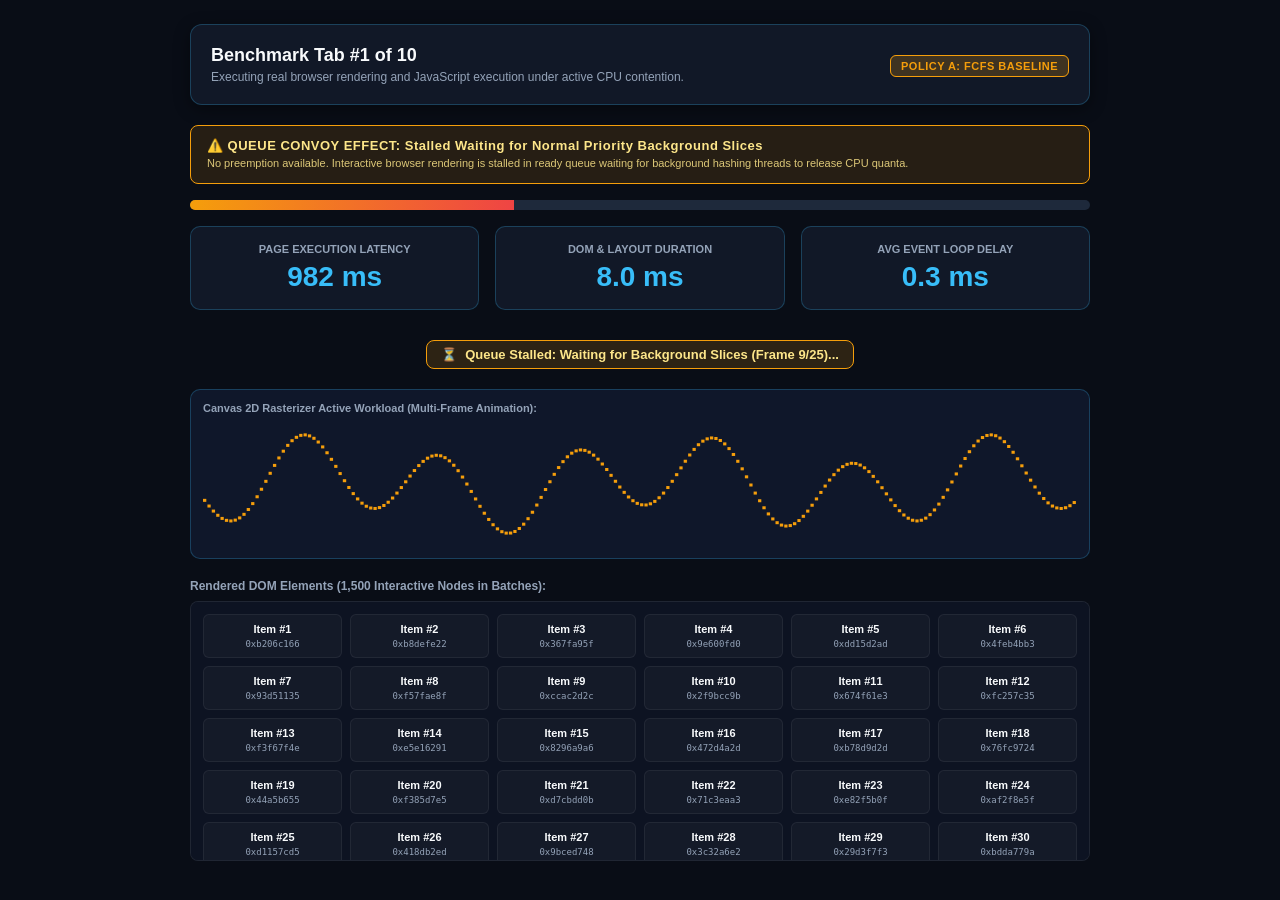
<file: frontend/benchmark_tab.html>
<!DOCTYPE html>
<html lang="en">
<head>
  <meta charset="UTF-8">
  <title>Real Browser Benchmark Tab | OS Contention Test</title>
  <style>
    :root {
      --bg: #090d16;
      --card-bg: #111827;
      --border: rgba(56, 189, 248, 0.25);
      --text: #f8fafc;
      --text-dim: #94a3b8;
      --accent: #38bdf8;
      --success: #34d399;
      --warning: #f59e0b;
    }
    * { box-sizing: border-box; margin: 0; padding: 0; }
    body {
      background: var(--bg);
      color: var(--text);
      font-family: -apple-system, BlinkMacSystemFont, "Segoe UI", Roboto, sans-serif;
      padding: 24px;
      overflow-x: hidden;
    }
    .container {
      max-width: 900px;
      margin: 0 auto;
    }
    .header {
      background: var(--card-bg);
      border: 1px solid var(--border);
      border-radius: 12px;
      padding: 20px;
      margin-bottom: 20px;
      display: flex;
      justify-content: space-between;
      align-items: center;
      box-shadow: 0 4px 16px rgba(0, 0, 0, 0.4);
    }
    .tag {
      font-size: 11px;
      font-weight: 800;
      padding: 4px 10px;
      border-radius: 6px;
      text-transform: uppercase;
      letter-spacing: 0.5px;
    }
    .tag-fcfs { background: rgba(245, 158, 11, 0.2); color: var(--warning); border: 1px solid var(--warning); }
    .tag-adapt { background: rgba(56, 189, 248, 0.2); color: var(--accent); border: 1px solid var(--accent); }
    .metrics-grid {
      display: grid;
      grid-template-columns: repeat(3, 1fr);
      gap: 16px;
      margin-bottom: 20px;
    }
    .metric-card {
      background: var(--card-bg);
      border: 1px solid var(--border);
      border-radius: 10px;
      padding: 16px;
      text-align: center;
    }
    .metric-label { font-size: 11px; color: var(--text-dim); text-transform: uppercase; font-weight: 700; }
    .metric-val { font-size: 28px; font-weight: 800; color: var(--accent); margin-top: 6px; }
    .status-banner {
      border-radius: 8px;
      padding: 12px 16px;
      margin-bottom: 16px;
      text-align: left;
    }
    .banner-fcfs {
      background: rgba(245, 158, 11, 0.12);
      border: 1px solid #f59e0b;
      color: #fde68a;
    }
    .banner-adapt {
      background: rgba(56, 189, 248, 0.12);
      border: 1px solid #38bdf8;
      color: #bae6fd;
    }
    .banner-title {
      font-size: 13px;
      font-weight: 800;
      letter-spacing: 0.5px;
      margin-bottom: 3px;
    }
    .banner-sub {
      font-size: 11px;
      opacity: 0.85;
      line-height: 1.4;
    }
    .status-badge {
      display: inline-flex;
      align-items: center;
      gap: 8px;
      font-size: 13px;
      font-weight: 700;
      color: var(--success);
      background: rgba(52, 211, 153, 0.15);
      border: 1px solid var(--success);
      padding: 6px 14px;
      border-radius: 8px;
      margin-top: 10px;
    }
    .canvas-wrap {
      background: #0f172a;
      border: 1px solid var(--border);
      border-radius: 10px;
      padding: 12px;
      margin-bottom: 20px;
      text-align: center;
    }
    canvas { width: 100%; height: 120px; border-radius: 6px; }
    .dom-workload-grid {
      display: grid;
      grid-template-columns: repeat(auto-fill, minmax(130px, 1fr));
      gap: 8px;
      max-height: 260px;
      overflow-y: auto;
      padding: 12px;
      background: #0d1322;
      border: 1px solid rgba(255, 255, 255, 0.08);
      border-radius: 8px;
    }
    .work-item {
      background: rgba(255, 255, 255, 0.03);
      border: 1px solid rgba(255, 255, 255, 0.06);
      border-radius: 6px;
      padding: 8px;
      font-size: 11px;
      text-align: center;
    }
    .item-hash { font-family: monospace; font-size: 9px; color: var(--text-dim); margin-top: 4px; overflow: hidden; text-overflow: ellipsis; }
  </style>
</head>
<body>
  <div class="container">
    <div class="header">
      <div>
        <h1 style="font-size: 18px; font-weight: 800;" id="tab-title">Benchmark Tab Loading...</h1>
        <p style="font-size: 12px; color: var(--text-dim); margin-top: 4px;">
          Executing real browser rendering and JavaScript execution under active CPU contention.
        </p>
      </div>
      <div>
        <span class="tag" id="policy-tag">Evaluating</span>
      </div>
    </div>

    <!-- Prominent OS Scheduling Banner -->
    <div class="status-banner" id="os-policy-banner">
      <div class="banner-title" id="os-policy-title">Analyzing Scheduling Policy...</div>
      <div class="banner-sub" id="os-policy-sub">Initializing browser execution environment.</div>
    </div>

    <!-- Progress Bar -->
    <div style="width: 100%; height: 10px; background: #1e293b; border-radius: 5px; overflow: hidden; margin-bottom: 16px;">
      <div id="bench-progress" style="height: 100%; width: 0%; transition: width 0.08s linear;"></div>
    </div>

    <!-- Live Performance Metrics -->
    <div class="metrics-grid">
      <div class="metric-card">
        <div class="metric-label">Page Execution Latency</div>
        <div class="metric-val" id="metric-load">0 ms</div>
      </div>
      <div class="metric-card">
        <div class="metric-label">DOM &amp; Layout Duration</div>
        <div class="metric-val" id="metric-dom">0 ms</div>
      </div>
      <div class="metric-card">
        <div class="metric-label">Avg Event Loop Delay</div>
        <div class="metric-val" id="metric-event">0 ms</div>
      </div>
    </div>

    <!-- Telemetry Status Banner -->
    <div style="text-align: center; margin-bottom: 20px;">
      <div class="status-badge" id="reporting-badge">
        <span>⚡</span> Executing live browser rendering &amp; JavaScript under CPU contention...
      </div>
    </div>

    <!-- Real Canvas Rendering Workload -->
    <div class="canvas-wrap">
      <div style="font-size: 11px; color: var(--text-dim); margin-bottom: 8px; text-align: left; font-weight: 700;">
        Canvas 2D Rasterizer Active Workload (Multi-Frame Animation):
      </div>
      <canvas id="bench-canvas"></canvas>
    </div>

    <!-- Generated DOM Tree -->
    <div style="font-size: 12px; font-weight: 700; margin-bottom: 8px; color: var(--text-dim);">
      Rendered DOM Elements (1,500 Interactive Nodes in Batches):
    </div>
    <div class="dom-workload-grid" id="dom-grid"></div>
  </div>

  <script>
    const TOTAL_FRAMES = 25;
    let currentFrame = 0;
    let eventLatencies = [];
    const t_start = performance.now();
    const params = new URLSearchParams(window.location.search);
    const tabId = parseInt(params.get('tab') || '1', 10);
    const policy = (params.get('policy') || 'fcfs').toLowerCase();
    const isFcfs = (policy === 'fcfs');
    const frameInterval = isFcfs ? 115 : 24; // FCFS queued behind background workers; Adaptive preempts immediately

    document.getElementById('tab-title').textContent = `Benchmark Tab #${tabId} of 10`;
    const tag = document.getElementById('policy-tag');
    const banner = document.getElementById('os-policy-banner');
    const bTitle = document.getElementById('os-policy-title');
    const bSub = document.getElementById('os-policy-sub');
    const progBar = document.getElementById('bench-progress');

    if (isFcfs) {
      tag.className = 'tag tag-fcfs';
      tag.textContent = 'Policy A: FCFS Baseline';
      if (banner) {
        banner.className = 'status-banner banner-fcfs';
        bTitle.textContent = '⚠️ QUEUE CONVOY EFFECT: Stalled Waiting for Normal Priority Background Slices';
        bSub.textContent = 'No preemption available. Interactive browser rendering is stalled in ready queue waiting for background hashing threads to release CPU quanta.';
      }
      if (progBar) {
        progBar.style.background = 'linear-gradient(90deg, #f59e0b, #ef4444)';
      }
    } else {
      tag.className = 'tag tag-adapt';
      tag.textContent = 'Policy B: Adaptive Priority';
      if (banner) {
        banner.className = 'status-banner banner-adapt';
        bTitle.textContent = '⚡ ADAPTIVE PREEMPTION: Immediate CPU Access (Background Threads Demoted to Priority 4)';
        bSub.textContent = 'Background worker threads demoted to THREAD_PRIORITY_LOWEST (Level 4). Browser granted immediate CPU execution quanta.';
      }
      if (progBar) {
        progBar.style.background = 'linear-gradient(90deg, #0284c7, #10b981)';
      }
    }

    const grid = document.getElementById('dom-grid');
    const canvas = document.getElementById('bench-canvas');
    const ctx = canvas.getContext('2d');
    canvas.width = 800;
    canvas.height = 120;

    let totalDomTime = 0;

    function runBenchmarkStep() {
      currentFrame++;

      // 1. DOM item batch generation (60 nodes per frame -> 1,500 nodes total)
      const t_dom_batch_start = performance.now();
      const fragment = document.createDocumentFragment();
      for (let i = 0; i < 60; i++) {
        const itemIdx = (currentFrame - 1) * 60 + i + 1;
        const div = document.createElement('div');
        div.className = 'work-item';
        let h = (itemIdx * 2654435761) ^ (tabId * 1013904223);
        h = ((h >>> 16) ^ h) * 0x45d9f3b;
        h = ((h >>> 16) ^ h) * 0x45d9f3b;
        h = (h >>> 16) ^ h;
        div.innerHTML = `<strong>Item #${itemIdx}</strong><div class="item-hash">0x${(h >>> 0).toString(16).padStart(8, '0')}</div>`;
        fragment.appendChild(div);
      }
      grid.appendChild(fragment);
      totalDomTime += (performance.now() - t_dom_batch_start);

      // 2. Active Canvas Rasterization
      ctx.fillStyle = '#0f172a';
      ctx.fillRect(0, 0, 800, 120);
      for (let x = 0; x < 800; x += 4) {
        const y = 60 + Math.sin((x + tabId * 40 + currentFrame * 10) * 0.05) * 35 + Math.cos((x + currentFrame * 5) * 0.02) * 15;
        ctx.fillStyle = isFcfs ? '#f59e0b' : '#38bdf8';
        ctx.fillRect(x, y, 3, 3);
      }

      // Update progress
      const pct = Math.min(100, (currentFrame / TOTAL_FRAMES) * 100);
      if (progBar) progBar.style.width = `${pct}%`;

      const curLoad = performance.now() - t_start;
      document.getElementById('metric-load').textContent = `${curLoad.toFixed(0)} ms`;
      document.getElementById('metric-dom').textContent = `${totalDomTime.toFixed(1)} ms`;

      const reportingBadge = document.getElementById('reporting-badge');
      if (reportingBadge) {
        if (isFcfs) {
          reportingBadge.innerHTML = `<span style="color: #f59e0b;">⏳</span> Queue Stalled: Waiting for Background Slices (Frame ${currentFrame}/${TOTAL_FRAMES})...`;
          reportingBadge.style.borderColor = '#f59e0b';
          reportingBadge.style.color = '#fde68a';
          reportingBadge.style.background = 'rgba(245, 158, 11, 0.15)';
        } else {
          reportingBadge.innerHTML = `<span style="color: #38bdf8;">⚡</span> Direct Preemption: Active CPU Quanta (Frame ${currentFrame}/${TOTAL_FRAMES})...`;
          reportingBadge.style.borderColor = '#38bdf8';
          reportingBadge.style.color = '#bae6fd';
          reportingBadge.style.background = 'rgba(56, 189, 248, 0.15)';
        }
      }

      if (currentFrame < TOTAL_FRAMES) {
        // Schedule next frame with policy-aware queue interval
        const targetNext = performance.now() + frameInterval;
        setTimeout(() => {
          const actualNow = performance.now();
          const latency = Math.max(0, actualNow - targetNext);
          eventLatencies.push(latency);
          const avgLat = eventLatencies.reduce((a, b) => a + b, 0) / eventLatencies.length;
          document.getElementById('metric-event').textContent = `${avgLat.toFixed(1)} ms`;
          runBenchmarkStep();
        }, frameInterval);
      } else {
        // Finished all frames
        const totalLoadMs = performance.now() - t_start;
        const avgEventLatency = eventLatencies.length > 0 ? (eventLatencies.reduce((a, b) => a + b, 0) / eventLatencies.length) : 0;
        document.getElementById('metric-load').textContent = `${totalLoadMs.toFixed(1)} ms`;
        document.getElementById('metric-event').textContent = `${avgEventLatency.toFixed(1)} ms`;
        reportMetrics(totalLoadMs, totalDomTime, avgEventLatency);
      }
    }

    function reportMetrics(loadMs, domMs, eventMs) {
      const payload = {
        tab_id: tabId,
        policy: policy,
        nav_load_ms: loadMs,
        dom_render_ms: domMs,
        event_latency_ms: eventMs,
        url: window.location.href
      };

      fetch('/api/real_browser/report_tab', {
        method: 'POST',
        headers: { 'Content-Type': 'application/json' },
        body: JSON.stringify(payload)
      })
      .then(res => res.json())
      .then(data => {
        const badge = document.getElementById('reporting-badge');
        badge.innerHTML = `<span>✔</span> Measured &amp; Reported to Scheduler (Tab #${tabId}: ${loadMs.toFixed(1)}ms load, ${eventMs.toFixed(1)}ms event delay)`;
      })
      .catch(err => {
        const badge = document.getElementById('reporting-badge');
        badge.style.color = '#f87171';
        badge.innerHTML = `<span>⚠</span> Telemetry recorded locally (${loadMs.toFixed(1)}ms).`;
      });
    }

    // Start benchmark loop after initial paint
    setTimeout(runBenchmarkStep, 40);
  </script>
</body>
</html>
</file>
